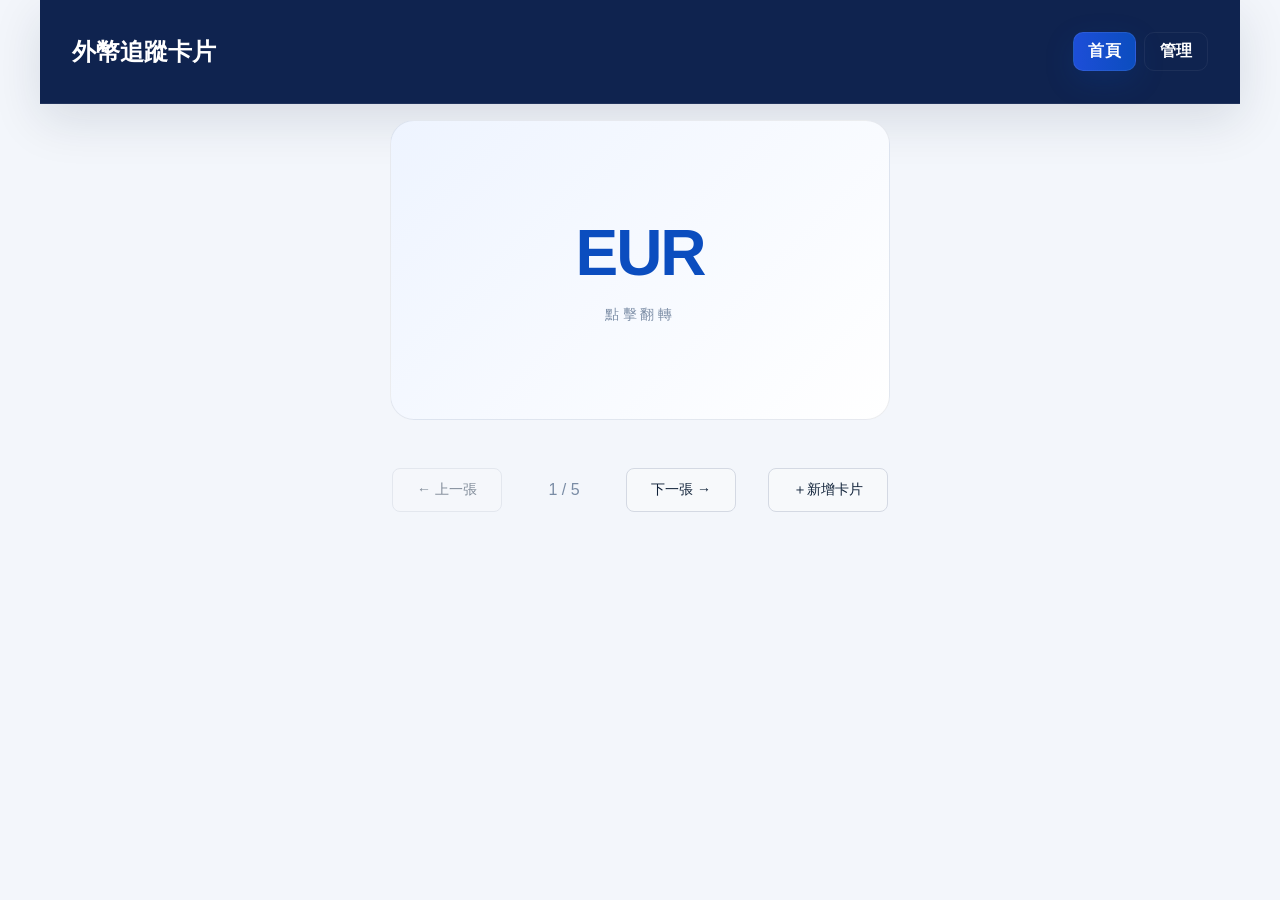
<file: index.html>
<!DOCTYPE html>
<html lang="zh-TW">
<head>
    <meta charset="UTF-8">
    <meta name="viewport" content="width=device-width, initial-scale=1.0">
    <title>外幣追蹤卡片 - Shuin</title>
    <link rel="stylesheet" href="styles.css">
</head>
<body>
    <div class="container">
        <!-- 頂部導覽列 -->
        <nav class="navbar">
            <h1 class="app-title">外幣追蹤卡片</h1>
            <div class="nav-links">
                <a class="nav-btn active" href="index.html">首頁</a>
                <a class="nav-btn" href="management.html">管理</a>
            </div>
        </nav>

        <!-- 主頁 -->
        <main class="page active" id="main-page">
            <div class="card-container">
                <!-- 3D 翻轉卡片 -->
                <div class="card-wrapper" id="cardWrapper">
                    <div class="card" id="card">
                        <!-- 正面 -->
                        <div class="card-face card-front">
                            <div class="currency-code" id="currencyCode">USD</div>
                            <p class="card-hint">點擊翻轉</p>
                        </div>
                        <!-- 背面 -->
                        <div class="card-face card-back">
                            <div class="card-back-content">
                                <div class="back-title">新台幣匯率</div>
                                <div class="rate-section">
                                    <div class="rate-item">
                                        <label>對新台幣匯率</label>
                                        <div class="rate-value" id="rateToTWD">-</div>
                                    </div>
                                </div>
                                <div class="analysis-section">
                                    <label>備忘錄</label>
                                    <div class="analysis-text" id="analysisText">-</div>
                                </div>
                            </div>
                        </div>
                    </div>
                </div>

                <!-- 導覽控制列 -->
                <div class="card-controls">
                    <button class="control-btn" id="prevBtn">← 上一張</button>
                    <span class="card-indicator" id="cardIndicator">1 / 1</span>
                    <button class="control-btn" id="nextBtn">下一張 →</button>
                    <button class="control-btn" id="addCardBtn">＋新增卡片</button>
                </div>
            </div>
        </main>
        
    </div>

    <script src="script.js"></script>
</body>
</html>
</file>
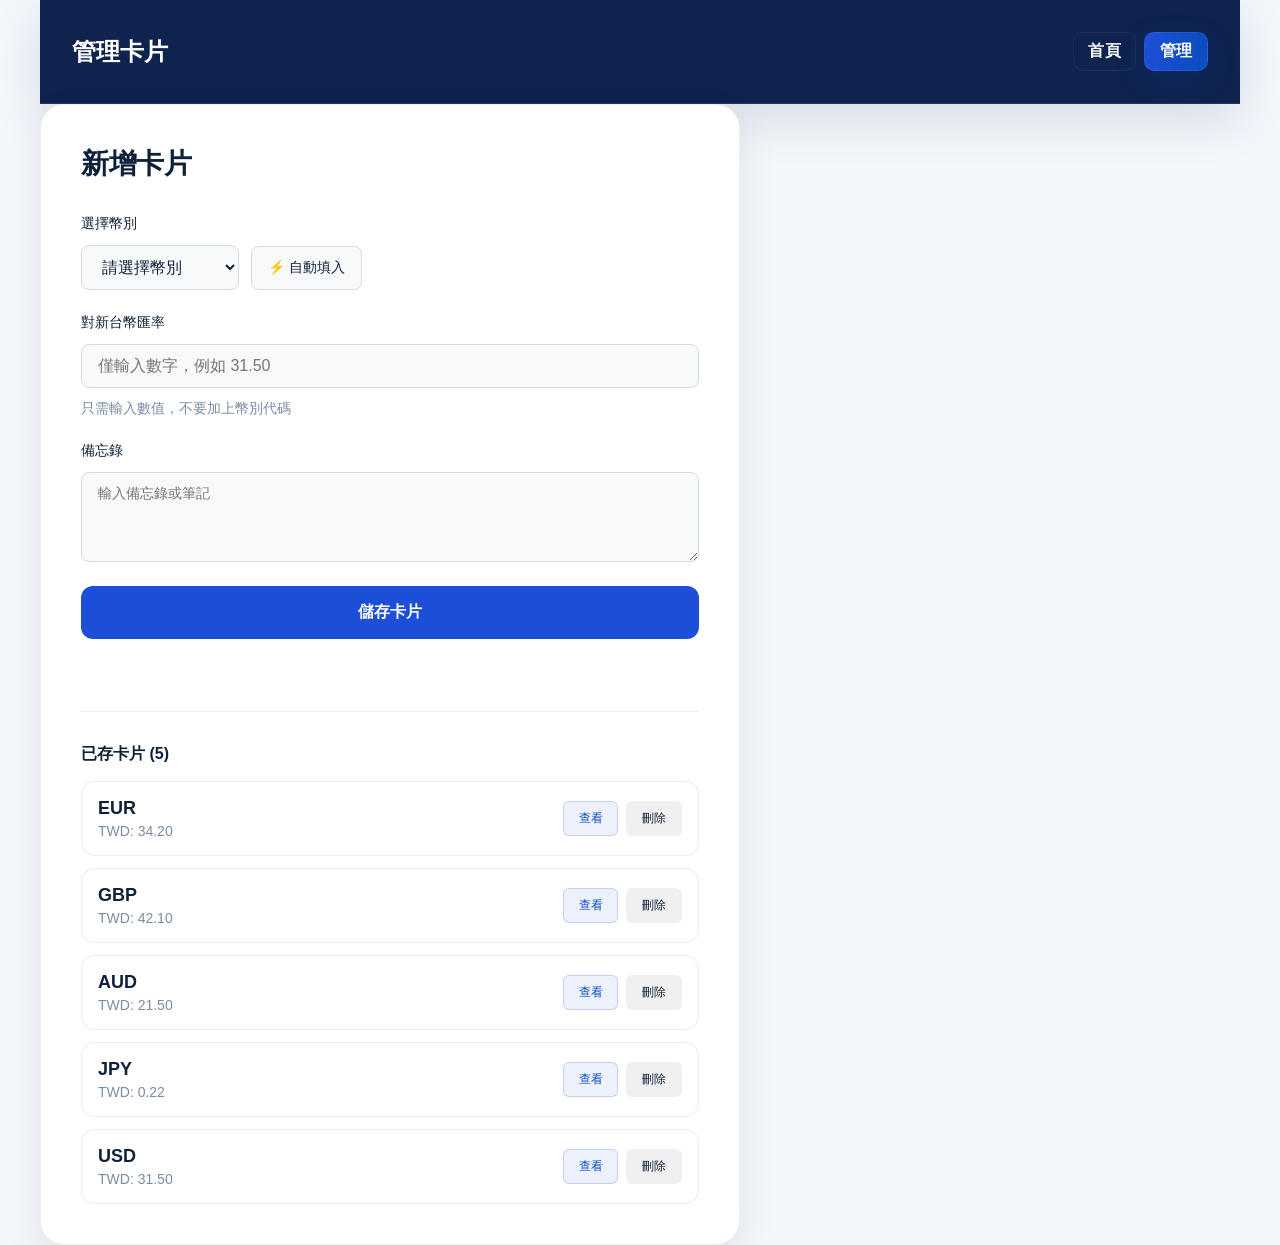
<file: management.html>
<!DOCTYPE html>
<html lang="zh-TW">
<head>
    <meta charset="UTF-8">
    <meta name="viewport" content="width=device-width, initial-scale=1.0">
    <title>管理卡片 - Shuin</title>
    <link rel="stylesheet" href="styles.css">
</head>
<body>
    <div class="container">
        <nav class="navbar">
            <h1 class="app-title">管理卡片</h1>
            <div class="nav-links">
                <a class="nav-btn" href="index.html">首頁</a>
                <a class="nav-btn active" href="management.html">管理</a>
            </div>
        </nav>

        <main class="page" id="management-page">
            <div class="management-container">
                <h2>新增卡片</h2>
                
                <div class="form-section">
                    <label for="baseCurrency">選擇幣別</label>
                    <div class="currency-input-row">
                        <select id="baseCurrency" class="currency-input">
                            <option value="" disabled selected>請選擇幣別</option>
                            <option value="USD">USD 美元</option>
                            <option value="EUR">EUR 歐元</option>
                            <option value="GBP">GBP 英鎊</option>
                            <option value="AUD">AUD 澳幣</option>
                            <option value="HKD">HKD 港幣</option>
                            <option value="SGD">SGD 新加坡幣</option>
                            <option value="CAD">CAD 加拿大幣</option>
                            <option value="other">其他幣別</option>
                        </select>
                        <input
                            type="text"
                            id="customCurrency"
                            placeholder="輸入幣別代碼"
                            maxlength="3"
                            class="currency-input hidden"
                        >
                        <button type="button" class="control-btn" id="autoFillBtn">⚡ 自動填入</button>
                    </div>
                </div>

                <div class="form-section">
                    <label for="rateToTWDInput">對新台幣匯率</label>
                    <input 
                        type="number" 
                        id="rateToTWDInput" 
                        placeholder="僅輸入數字，例如 31.50"
                        step="0.01"
                        inputmode="decimal"
                        class="form-input"
                    >
                    <div class="field-note">只需輸入數值，不要加上幣別代碼</div>
                </div>

                <div class="form-section">
                    <label for="analysisTextarea">備忘錄</label>
                    <textarea 
                        id="analysisTextarea" 
                        placeholder="輸入備忘錄或筆記"
                        rows="4"
                        class="form-textarea"
                    ></textarea>
                </div>

                <button class="save-btn" id="saveBtn">儲存卡片</button>

                <!-- 已存卡片列表 -->
                <div class="saved-cards-section">
                    <h3>已存卡片 (<span id="cardCount">0</span>)</h3>
                    <div class="saved-cards-list" id="savedCardsList">
                        <!-- 動態生成的卡片將放在這裡 -->
                    </div>
                </div>
            </div>
        </main>
    </div>

    <script src="script.js"></script>
</body>
</html>
</file>
<file: styles.css>
* {
    margin: 0;
    padding: 0;
    box-sizing: border-box;
}

:root {
    --primary-color: #f7f9fb;
    --text-dark: #0f2138;
    --text-light: #7a8ca5;
    --border-color: #d4d9e3;
    --bg-color: #f3f6fb;
    --accent-color: #1d4ed8;
    --accent-strong: #0b4dbf;
    --shadow: 0 16px 40px rgba(15, 33, 56, 0.08);
    --card-gradient: linear-gradient(135deg, #eef4ff 0%, #ffffff 100%);
}

html, body {
    height: 100%;
    font-family: -apple-system, BlinkMacSystemFont, 'Segoe UI', 'Helvetica Neue', sans-serif;
    background-color: var(--bg-color);
    color: var(--text-dark);
}

body {
    display: flex;
    flex-direction: column;
}

.container {
    display: flex;
    flex-direction: column;
    height: 100vh;
    max-width: 1200px;
    margin: 0 auto;
    width: 100%;
}

/* 導覽列樣式 */
.navbar {
    display: flex;
    justify-content: space-between;
    align-items: center;
    padding: 2rem;
    background-color: #0f234f;
    color: #ffffff;
    border-bottom: 1px solid rgba(255, 255, 255, 0.08);
    box-shadow: 0 16px 50px rgba(15, 33, 56, 0.12);
}

/* 導覽按鈕（讓首頁/管理更顯眼） */
.nav-links {
    display: flex;
    gap: 0.5rem;
    align-items: center;
}

.nav-btn {
    display: inline-block;
    padding: 0.5rem 0.9rem;
    border-radius: 10px;
    background: transparent;
    color: #ffffff;
    font-weight: 700;
    letter-spacing: 0.4px;
    text-decoration: none;
    border: 1px solid rgba(255,255,255,0.06);
    transition: all 180ms ease;
}

.nav-btn:hover {
    transform: translateY(-2px);
    box-shadow: 0 6px 18px rgba(11, 77, 191, 0.12);
}

.nav-btn.active {
    background: linear-gradient(90deg, var(--accent-color), var(--accent-strong));
    color: #fff;
    border-color: rgba(255,255,255,0.08);
    box-shadow: 0 10px 30px rgba(11, 77, 191, 0.18);
}

.nav-btn:focus {
    outline: 3px solid rgba(13,110,253,0.12);
}

/* 卡片（樣式在下方定義） */

#management-page.active {
    display: block;
    align-items: stretch;
}

/* 主頁卡片容器 */
.card-container {
    display: flex;
    flex-direction: column;
    align-items: center;
    gap: 3rem;
    width: 100%;
    padding: 1rem 0;
}

/* 卡片容器（使用 opacity + z-index 切換，避免 3D rotateY 導致鏡像文字） */
.card-wrapper {
    width: 100%;
    max-width: 500px;
    height: 300px;
    cursor: pointer;
}

.card {
    width: 100%;
    height: 100%;
    position: relative;
    transition: opacity 0.35s ease, transform 0.35s ease;
    border-radius: 24px;
    overflow: hidden;
}

.card.flipped {
    /* 保留 class 作為狀態標記，但不使用 rotateY */
}

.card-face {
    position: absolute;
    inset: 0;
    display: flex;
    justify-content: center;
    align-items: center;
    background: var(--card-gradient);
    border-radius: 24px;
    box-shadow: var(--shadow);
    padding: 2rem;
    border: 1px solid rgba(15, 33, 56, 0.08);
    transition: opacity 0.35s ease, transform 0.35s ease;
}

/* 正面樣式 */
.card-front {
    z-index: 2;
    opacity: 1;
    transform: translateY(0);
    pointer-events: auto;
    flex-direction: column;
    gap: 1rem;
    align-items: center;
}

.currency-code {
    font-size: 4rem;
    font-weight: 800;
    letter-spacing: -2px;
    color: var(--accent-strong);
}

.card-hint {
    font-size: 0.875rem;
    color: var(--text-light);
    font-weight: 500;
    letter-spacing: 0.25em;
    text-transform: uppercase;
}

/* 背面樣式 */
.card-back {
    z-index: 1;
    opacity: 0;
    transform: translateY(8px) scale(0.995);
    pointer-events: none;
    flex-direction: column;
    justify-content: flex-start;
    padding: 2rem;
    overflow-y: auto;
}

/* 翻轉時顯示背面（使用 opacity + z-index 切換，避免 3D mirror） */
.card.flipped .card-front {
    opacity: 0;
    z-index: 1;
    pointer-events: none;
    transform: translateY(-8px) scale(0.995);
}

.card.flipped .card-back {
    opacity: 1;
    z-index: 2;
    pointer-events: auto;
    transform: translateY(0) scale(1);
}

.card-back-content {
    width: 100%;
    display: flex;
    flex-direction: column;
    gap: 1.5rem;
}

.back-title {
    font-size: 1.25rem;
    font-weight: 700;
    color: var(--accent-strong);
    letter-spacing: -0.5px;
}
.rate-section {
    display: flex;
    gap: 1.5rem;
}

.rate-item {
    flex: 1;
    background-color: rgba(29, 78, 216, 0.08);
    border-radius: 18px;
    padding: 1rem 1.25rem;
}

.rate-item label {
    display: block;
    font-size: 0.75rem;
    color: var(--text-light);
    font-weight: 500;
    margin-bottom: 0.5rem;
    text-transform: uppercase;
    letter-spacing: 0.5px;
}

.rate-value {
    font-size: 2rem;
    font-weight: 700;
    color: var(--accent-strong);
}

.analysis-section {
    display: flex;
    flex-direction: column;
    gap: 0.75rem;
    background-color: rgba(15, 33, 56, 0.04);
    border-radius: 18px;
    padding: 1rem 1.25rem;
}

.analysis-section label {
    font-size: 0.75rem;
    color: var(--text-light);
    font-weight: 500;
    text-transform: uppercase;
    letter-spacing: 0.5px;
}

.analysis-text {
    font-size: 0.875rem;
    line-height: 1.5;
    color: var(--text-dark);
    max-height: 100px;
    overflow-y: auto;
}

/* 導覽控制列 */
.card-controls {
    display: flex;
    justify-content: center;
    align-items: center;
    gap: 2rem;
    width: 100%;
}

.control-btn {
    padding: 0.75rem 1.5rem;
    border: 1px solid var(--border-color);
    background-color: var(--primary-color);
    color: var(--text-dark);
    font-size: 0.875rem;
    font-weight: 500;
    border-radius: 8px;
    cursor: pointer;
    transition: all 0.3s ease;
}

.control-btn:hover:not(:disabled) {
    background-color: rgba(29, 78, 216, 0.08);
    border-color: rgba(15, 33, 56, 0.12);
    color: var(--text-dark);
}

.control-btn:disabled {
    opacity: 0.5;
    cursor: not-allowed;
}

.card-indicator {
    font-size: 1rem;
    font-weight: 500;
    color: var(--text-light);
    min-width: 60px;
    text-align: center;
}

/* 管理頁面樣式 */
.management-container {
    max-width: 700px;
    width: 100%;
    background: #ffffff;
    border-radius: 24px;
    box-shadow: var(--shadow);
    padding: 2.5rem;
    border: 1px solid rgba(15, 33, 56, 0.08);
}

.management-container h2 {
    font-size: 1.75rem;
    margin-bottom: 2rem;
    letter-spacing: -0.5px;
    color: var(--text-dark);
}

.form-section {
    display: flex;
    flex-direction: column;
    gap: 0.75rem;
    margin-bottom: 1.5rem;
}

.field-note {
    font-size: 0.85rem;
    color: var(--text-light);
}
.form-section label {
    font-size: 0.875rem;
    font-weight: 500;
    color: var(--text-dark);
}

.currency-input,
.form-input {
    padding: 0.75rem 1rem;
    border: 1px solid var(--border-color);
    border-radius: 8px;
    font-size: 1rem;
    background-color: var(--primary-color);
    color: var(--text-dark);
    transition: all 0.3s ease;
}

.currency-input-row {
    display: flex;
    gap: 0.75rem;
    align-items: center;
}

.currency-input {
    max-width: 180px;
}

.currency-input:focus,
.form-input:focus {
    outline: none;
    border-color: var(--text-dark);
    box-shadow: 0 0 0 3px rgba(26, 26, 26, 0.05);
}

#autoFillBtn {
    padding: 0.75rem 1rem;
    border: 1px solid var(--border-color);
    border-radius: 8px;
    background-color: var(--primary-color);
    color: var(--text-dark);
    cursor: pointer;
    transition: all 0.2s ease;
}

#autoFillBtn:hover {
    background-color: #f0f0f0;
}

.form-textarea {
    padding: 0.75rem 1rem;
    border: 1px solid var(--border-color);
    border-radius: 8px;
    font-size: 0.875rem;
    font-family: inherit;
    background-color: var(--primary-color);
    color: var(--text-dark);
    resize: vertical;
    transition: all 0.3s ease;
}

.form-textarea:focus {
    outline: none;
    border-color: var(--text-dark);
    box-shadow: 0 0 0 3px rgba(26, 26, 26, 0.05);
}

.save-btn {
    width: 100%;
    padding: 1rem;
    background-color: var(--accent-color);
    color: white;
    border: none;
    border-radius: 12px;
    font-size: 1rem;
    font-weight: 700;
    cursor: pointer;
    transition: all 0.3s ease;
    margin-bottom: 2rem;
}

.save-btn:hover {
    background-color: #333;
    transform: translateY(-2px);
    box-shadow: 0 8px 16px rgba(0, 0, 0, 0.15);
}

.save-btn:active {
    transform: translateY(0);
}

/* 已存卡片列表 */
.saved-cards-section {
    margin-top: 2.5rem;
    padding-top: 2rem;
    border-top: 1px solid rgba(15, 33, 56, 0.08);
}

.saved-cards-section h3 {
    font-size: 1rem;
    margin-bottom: 1rem;
    font-weight: 600;
}

.saved-cards-list {
    display: flex;
    flex-direction: column;
    gap: 0.75rem;
}

.saved-card-item {
    display: flex;
    justify-content: space-between;
    align-items: center;
    padding: 1rem;
    background-color: #ffffff;
    border: 1px solid rgba(15, 33, 56, 0.08);
    border-radius: 14px;
    transition: all 0.3s ease;
    gap: 1rem;
}

.saved-card-info {
    cursor: pointer;
}

.saved-card-info:hover .saved-card-currency {
    color: var(--accent-strong);
}

.saved-card-actions {
    display: flex;
    gap: 0.5rem;
}

.saved-card-view {
    padding: 0.5rem 0.9rem;
    background-color: rgba(29, 78, 216, 0.08);
    color: var(--accent-strong);
    border: 1px solid rgba(29, 78, 216, 0.2);
    border-radius: 6px;
    cursor: pointer;
    font-size: 0.75rem;
}

.saved-card-view:hover {
    background-color: rgba(29, 78, 216, 0.14);
}

.saved-card-item:hover {
    box-shadow: var(--shadow);
    border-color: var(--text-dark);
}

.saved-card-info {
    display: flex;
    flex-direction: column;
    gap: 0.25rem;
}

.saved-card-currency {
    font-size: 1.125rem;
    font-weight: 600;
}

.saved-card-rates {
    font-size: 0.875rem;
    color: var(--text-light);
}

.saved-card-delete {
    padding: 0.5rem 1rem;
    background-color: #f0f0f0;
    color: var(--text-dark);
    border: none;
    border-radius: 6px;
    cursor: pointer;
    font-size: 0.75rem;
    transition: all 0.3s ease;
}

.saved-card-delete:hover {
    background-color: var(--accent-color);
    color: white;
}

.hidden {
    display: none;
}

/* 響應式設計 */
@media (max-width: 768px) {
    .navbar {
        padding: 1.5rem;
    }

    .app-title {
        font-size: 1.25rem;
    }

    .page {
        padding: 1.5rem 1rem;
    }

    .card-wrapper {
        max-width: 100%;
        height: 250px;
    }

    .currency-code {
        font-size: 3rem;
    }

    .card-controls {
        gap: 1rem;
    }

    .control-btn {
        padding: 0.5rem 1rem;
        font-size: 0.75rem;
    }

    .card-indicator {
        font-size: 0.875rem;
    }

    .management-container {
        max-width: 100%;
    }

    .currency-input-group {
        flex-direction: column;
    }

    .rate-section {
        flex-direction: column;
    }
}

/* 加載動畫 */
.loading {
    opacity: 0.6;
    pointer-events: none;
}

/* 消息提示 */
.message {
    position: fixed;
    top: 2rem;
    right: 2rem;
    padding: 1rem 1.5rem;
    background-color: var(--text-dark);
    color: white;
    border-radius: 12px;
    z-index: 1000;
    animation: slideIn 0.3s ease;
}

.message.success {
    background-color: #4caf50;
}

.message.error {
    background-color: var(--accent-color);
}

@keyframes slideIn {
    from {
        transform: translateX(400px);
        opacity: 0;
    }
    to {
        transform: translateX(0);
        opacity: 1;
    }
}
</file>
